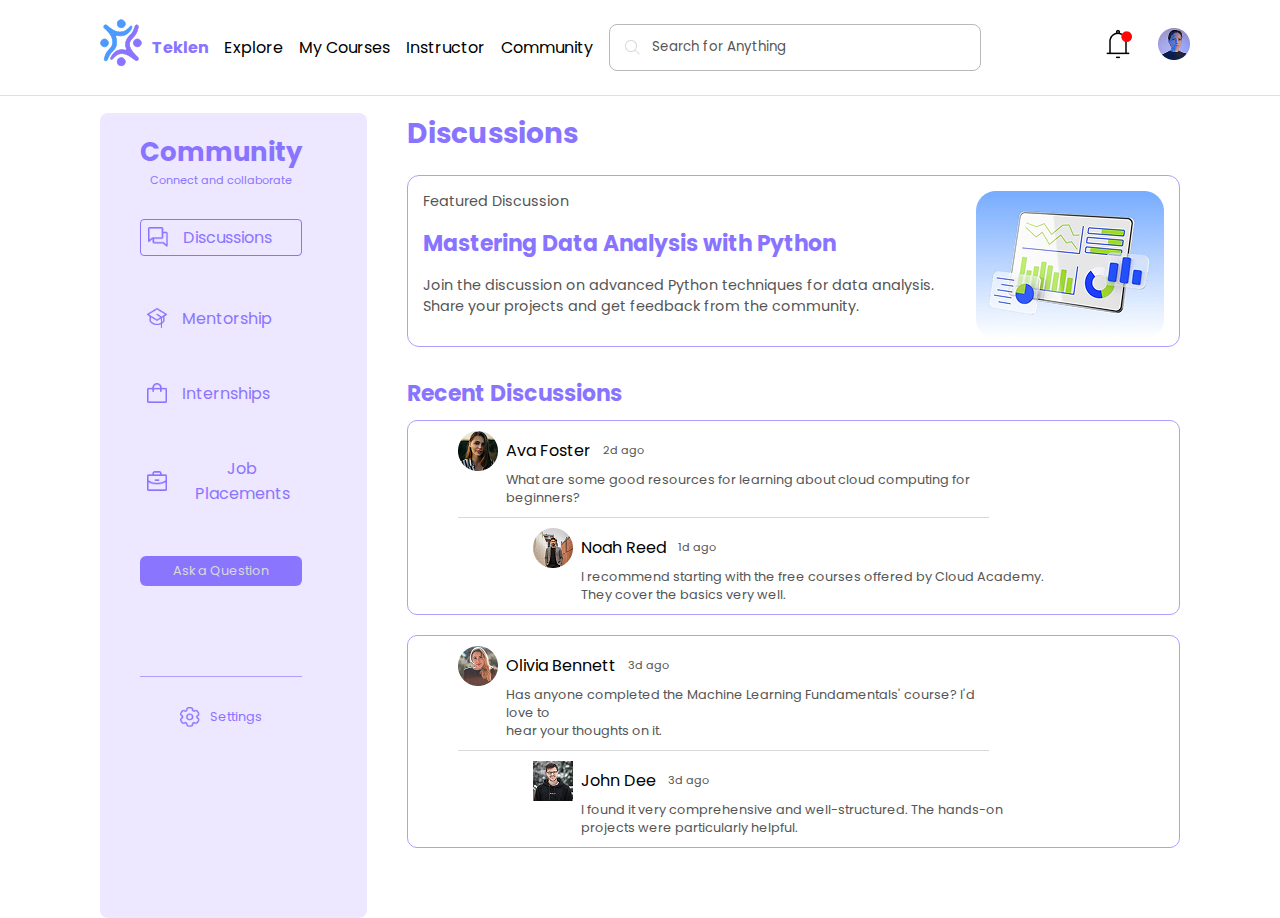
<file: Community/index.html>
<!DOCTYPE html>
<html lang="en">
<head>
  <meta charset="UTF-8">
  <meta name="viewport" content="width=device-width, initial-scale=1.0">
  <link
    href="https://fonts.googleapis.com/css2?family=Poppins:wght@400;700&display=swap"
    rel="stylesheet"
  />
  <link rel="stylesheet" href="styles.css" />
  <title>Community</title>
</head>
<body>
  <main>
    <nav class="navbar">
        <div class="lefttop">
          <a href="/Landing Page/index.html">
            <img
              class="logo"
              src="Images/logo.png"
              alt="Teklen logo"
            />
          </a>
          <a href="/Landing Page/index.html">
            <p class="teklen">Teklen</p>
          </a>

          <div class="middletopl">
            <ul class="menu">
              <li class="menuList" id="explore"><a class="menulistb" href="/Course Categories page/index.html">Explore</a></li>
              <li class="menuList" id="myCourses"> <a class="menulistb" href="/Learning Player/index.html">My Courses</a></li>
              <li class="menuList" id="instructor">Instructor</li>
              <li class="menuList" id="community"><a class="menulistb" href="/Community/index.html">Community</a></li>
          </ul>
          </div>
          <div class="middletopr">
            <img src="Images/Search Icon.png" alt="" class="search" />
            <input
              class="searchBar"
              type="search"
              placeholder="Search for Anything"
            />
          </div>
        </div>

        <div class="righttop">
          <img
            class="notification"
            src="Images/Notification icon.png"
            alt="notification-icon"
          />
          <a href="/User Dashboard/">
          <img src="Images/profile dp.png" alt="dp" class="user">
          </a>
        </div>
      </nav>


      <div class="content">
        <div class="community">
          <p class="heading">Community</p>
          <p class="connect">Connect and collaborate</p>

          <div class="titles">
            <div class="title discuss">
              <img src="Images/discussions.png" alt="discussion" class="dis">
              <p class="head disc">Discussions</p>
            </div>
            <div class="title mentor">
              <img src="Images/Mentorship.png" alt="mentorship" class="tit men">
              <p class="head ment">Mentorship</p>
            </div>
            <div class="title intern">
              <img src="Images/internships.png" alt="internship" class="tit int">
              <p class="head inte">Internships</p>
            </div>
            <div class="title job">
              <img src="Images/job placements.png" alt="placements" class="tit job">
              <p class="head jobp">Job Placements</p>
            </div>
          </div>

          <button class="ask">Ask a Question</button>

          <div class="setting">
            <img src="Images/settings.png" alt="settings" class="set">
            <p class="sett">Settings</p>
          </div>
        </div>


        <div class="discussions">
          <p class="header">Discussions</p>
          <div class="featuredis">
            <div class="text">
              <p class="featured">Featured Discussion</p>
              <p class="master">Mastering Data Analysis with Python</p>
              <p class="join">Join the discussion on advanced Python techniques for data analysis. <br> Share your projects and get feedback from the community.</analysis></p>
            </div>
            <div class="image">
              <img src="Images/Data Analysis.png" alt="data chart" class="data">
            </div>
          </div>
          <p class="recent">Recent Discussions</p>

          <div class="chat1">
            <div class="apex top1">
              <div class="person name1">
                <img src="Images/Ava Foster.png" alt="ava" class="ava">
                <p class="avaf">Ava Foster</p>
                <p class="time">2d ago</p>
              </div>
              <p class="what">What are some good resources for learning about cloud computing for beginners?</p>
            </div>
            <div class="root bot1">
              <div class="reply name2">
                <img src="Images/Noah Reed.png" alt="ava" class="ava">
                <p class="noar">Noah Reed</p>
                <p class="re time">1d ago</p>
              </div>
              <p class="irec">I recommend starting with the free courses offered by Cloud Academy. <br> They cover the basics very well.</p>
            </div>
          </div>

          <div class="chat2">
            <div class="apex top2">
              <div class="person name3">
                <img src="Images/Olivia Bennett.png" alt="olivia" class="olivia">
                <p class="olib">Olivia Bennett</p>
                <p class="time">3d ago</p>
              </div>
              <p class="what">Has anyone completed the Machine Learning Fundamentals' course? I'd love to <br> hear your thoughts on it.</p>
            </div>
            <div class="root bot2">
              <div class="reply name4">
                <img src="Images/John Doe.png" alt="john" class="john">
                <p class="johd">John Dee</p>
                <p class="re time">3d ago</p>
              </div>
              <p class="irec">I found it very comprehensive and well-structured. The hands-on<br> projects were particularly helpful.</p>
            </div>
          </div>
        </div>
      </div>



  </main>
</body>
</html>
</file>
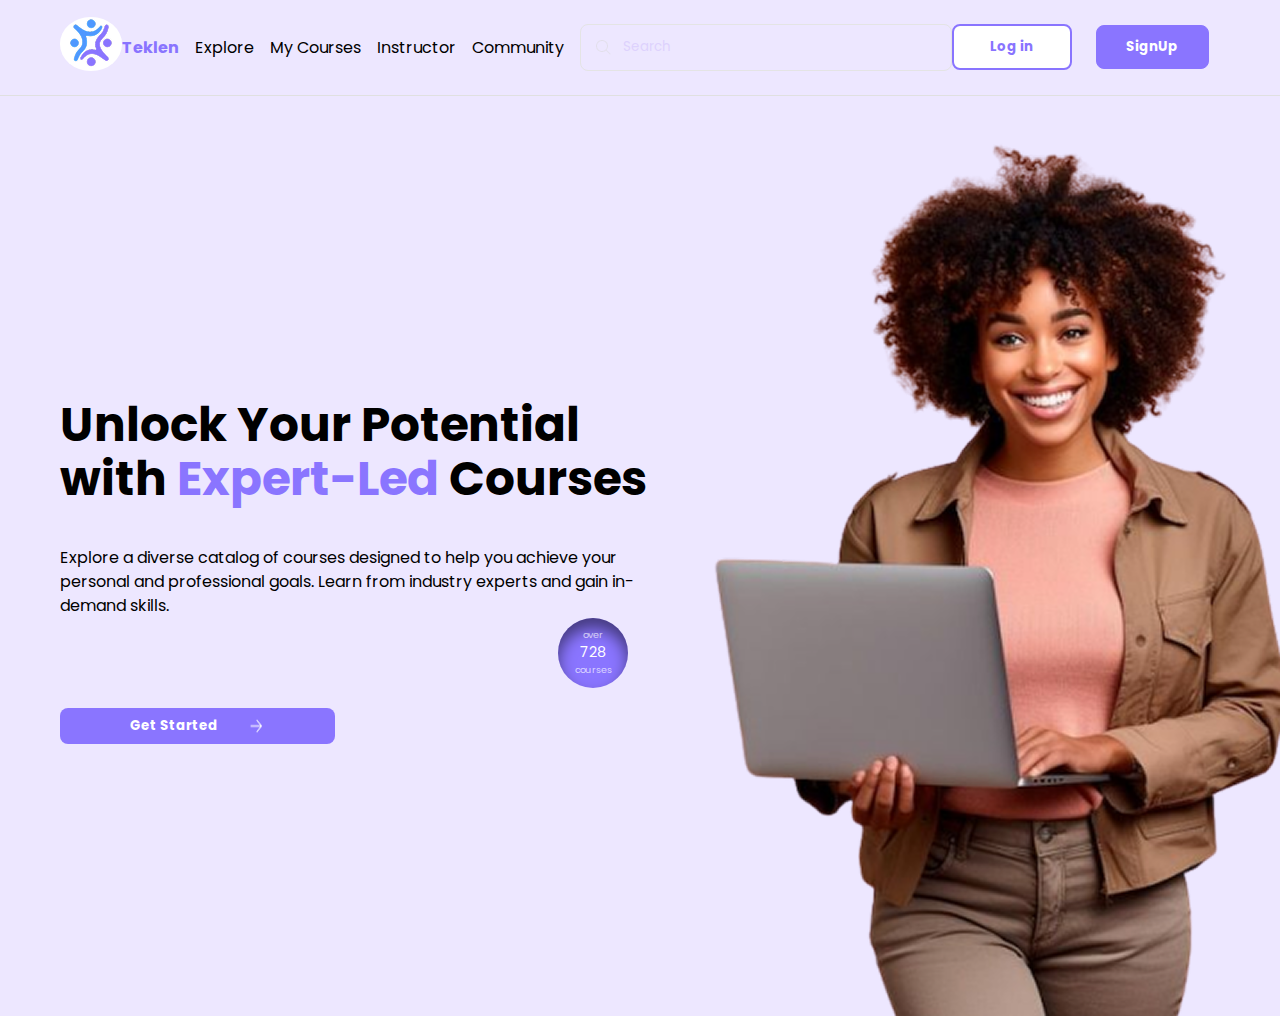
<file: Landing Page/index.html>
<!DOCTYPE html>
<html lang="en">
<head>
  <meta charset="UTF-8">
  <meta name="viewport" content="width=device-width, initial-scale=1.0">
  <title>Teklen Landing Page</title>
  <link href="https://fonts.googleapis.com/css2?family=Poppins:wght@400;700&display=swap" rel="stylesheet"/>
  <link rel="stylesheet" href="styles.css">
</head>
<body>
  <main>
    <nav class="navbar">
        <div class="lefttop">
         <a href="/Landing Page/index.html">
            <img
              class="logo"
              src="Images/logo.png"
              alt="Teklen logo"
            />
          </a>
          <a href="/Landing Page/index.html">
            <p class="teklen">Teklen</p>
          </a>
        <div class="middletopl">
          <ul class="menu">
            <li class="menuList" id="explore"><a class="menulistb" href="/Course Categories page/index.html">Explore</a></li>
            <li class="menuList" id="myCourses"> <a class="menulistb" href="/Learning Player/index.html">My Courses</a></li>
            <li class="menuList" id="instructor">Instructor</li>
            <li class="menuList" id="community"><a class="menulistb" href="/Community/index.html">Community</a></li>
          </ul>
        </div>
        <div class="middletopr">
          <img src="Images/Search Icon.png" alt="" class="search">
          <input class="searchBar" type="search" placeholder="Search" />
        </div>
        <div class="righttop">
          <button class="login">Log in</button>
          <button class="signup"><a class="signupb" href="/SignUp page/index.html">SignUp</a></button>
        </div>
      </nav>

      <div class="intro">
        <div class="text">
          <p class="unlock">
            Unlock Your Potential with
            <span class="exper">Expert-Led</span> Courses
          </p>
          <p class="explore">
            Explore a diverse catalog of courses designed to help you achieve
            your personal and professional goals. Learn from industry experts
            and gain in-demand skills.
          </p>
          <p class="over">over <br> <span class="seven">728</span> <br> courses</p>
          <a href="/Course Categories page/index.html">
            <button class="gets tops">
              <p class="get top">Get Started</p>
              <img
                class="arrow"
                src="Images/Gett started arrow.png"
                alt="right arrow"
              />
            </button>
          </a>
        </div>
        <img class="lady" src="Images/landing page img.png" alt="welcome image" />
      </div>
  </main>
</body>
</html>
</file>
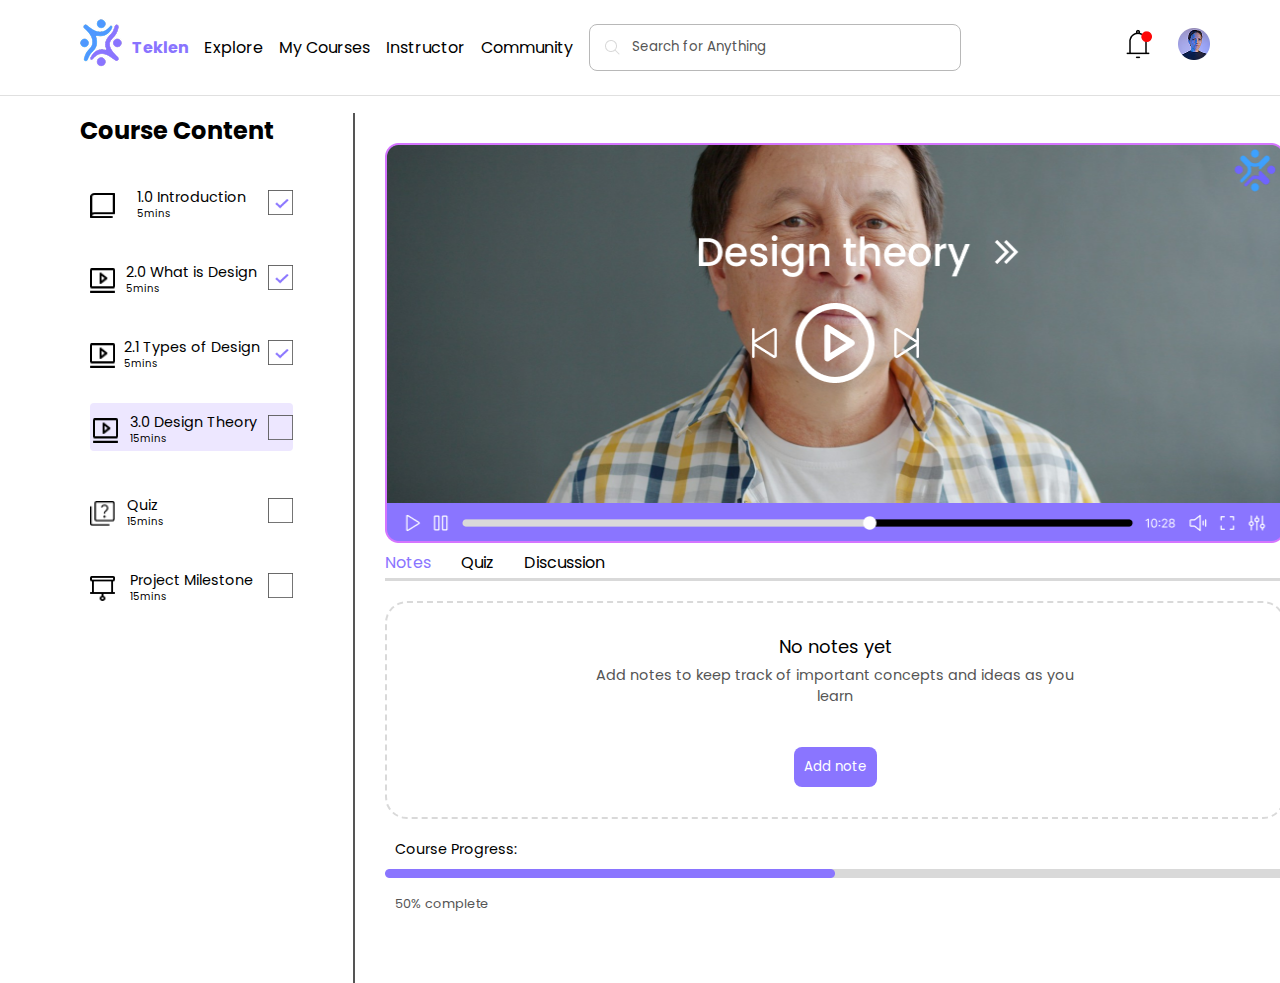
<file: Learning Player/index.html>
<!DOCTYPE html>
<html lang="en">
  <head>
    <meta charset="UTF-8" />
    <meta name="viewport" content="width=device-width, initial-scale=1.0" />
    <link
      href="https://fonts.googleapis.com/css2?family=Poppins:wght@400;700&display=swap"
      rel="stylesheet"
    />
    <link rel="stylesheet" href="styles.css" />
    <title>Learning Player</title>
  </head>
  <body>
    <main>
      <nav class="navbar">
        <div class="lefttop">
          <a href="/Landing Page/">
            <img
              class="logo"
              src="Images/logo.png"
              alt="Teklen logo"
            />
          </a>
          <a href="/Landing Page/">
            <p class="teklen">Teklen</p>
          </a>
          <div class="middletopl">
            <ul class="menu">
              <li class="menuList" id="explore"><a class="menulistb" href="/Course Categories page/">Explore</a></li>
              <li class="menuList" id="myCourses"> <a class="menulistb" href="/Learning Player/">My Courses</a></li>
              <li class="menuList" id="instructor">Instructor</li>
              <li class="menuList" id="community"><a class="menulistb" href="/Community/">Community</a></li>
          </ul>
          </div>
          <div class="middletopr">
            <img src="Images/Search Icon.png" alt="" class="search" />
            <input
              class="searchBar"
              type="search"
              placeholder="Search for Anything"
            />
          </div>
        </div>

        <div class="righttop">
          <img
            class="notification"
            src="Images/Notification icon.png"
            alt="notification-icon"
          />
          <a href="/User Dashboard/">
          <img src="Images/profile dp.png" alt="dp" class="user">
          </a>
        </div>
      </nav>

      <div class="content">
        <div class="course">
          <p class="coco">Course Content</p>
          <div class="colist">
            <ul class="lists">
              <li class="one">
                <div class="lit intro">
                  <img
                    src="Images/Introduction.png"
                    alt="frame"
                    class="icon int"
                  />
                  <p class="sup introduction">
                    1.0 Introduction <br><span class="time">5mins</span>
                  </p>
                  <!-- test -->
                   <!-- <div class="introduction">
                    <p class="intr">1.0 Introduction</p>
                    <p class="sub">5mins</p>
                   </div> -->
                  <!-- test -->
                  <img src="Images/tick with border.png" alt="tick" class="tickbox fill" />
                </div>
              </li>
              <li class="two">
                <div class="lit what">
                  <img src="Images/2,3.png" alt="player" class="icon play" />
                  <p class="sup wid">
                    2.0 What is Design <br />
                    <span class="time">5mins</span>
                  </p>
                  <img src="Images/tick with border.png" alt="tick" class="tickbox fill" />
                </div>
              </li>
              <li class="two.one">
                <div class="lit types">
                  <img src="Images/2,3.png" alt="player" class="icon play" />
                  <p class="sup tod">
                    2.1 Types of Design <br />
                    <span class="time">5mins</span>
                  </p>
                  <img src="Images/tick with border.png" alt="tick" class="tickbox fill" />
                </div>
              </li>
              <li class="three">
                <div class="lit design">
                  <img src="Images/2,3.png" alt="player" class="icon play" />
                  <p class="sup dt">
                    3.0 Design Theory <br />
                    <span class="time">15mins</span>
                  </p>
                  <img
                    src="Images/empty border.png"
                    alt="tick"
                    class="tickbox empty"
                  />
                </div>
              </li>
              <li class="four">
                <div class="quiz">
                  <img src="Images/quiz.png" alt="quix" class="icon qui" />
                  <p class="sup qu">
                    Quiz <br />
                    <span class="time">15mins</span>
                  </p>
                  <img
                    src="Images/empty border.png"
                    alt="tick"
                    class="tickbox empty"
                  />
                </div>
              </li>
              <li class="five">
                <div class="lit project">
                  <img
                    src="Images/milestone.png"
                    alt="milestone"
                    class="icon mile"
                  />
                  <p class="sup pd">
                    Project Milestone <br />
                    <span class="time">15mins</span>
                  </p>
                  <img
                    src="Images/empty border.png"
                    alt="tick"
                    class="tickbox empty"
                  />
                </div>
              </li>
            </ul>
          </div>
        </div>

        <div class="Learning">
          <img src="Images/Frame 24.png" alt="player" class="learnplay" />
          <ul class="notes">
            <li class="note">Notes</li>
            <li class="queeze">Quiz</li>
            <li class="queeze">Discussion</li>
          </ul>
          <hr />
          <div class="textarea">
            <p class="no">No notes yet</p>
            <p class="add">
              Add notes to keep track of important concepts and ideas as you <br>
              learn
            </p>
            <button class="addno">Add note</button>
          </div>
          <div class="progress">
            <p class="cp">Course Progress:</p>
            <img
              src="Images/Course Progress.png"
              alt="progress bar"
              class="cpbar"
            />
            <p class="com">50% complete</p>
          </div>
        </div>
      </div>
    </main>
  </body>
</html>
</file>
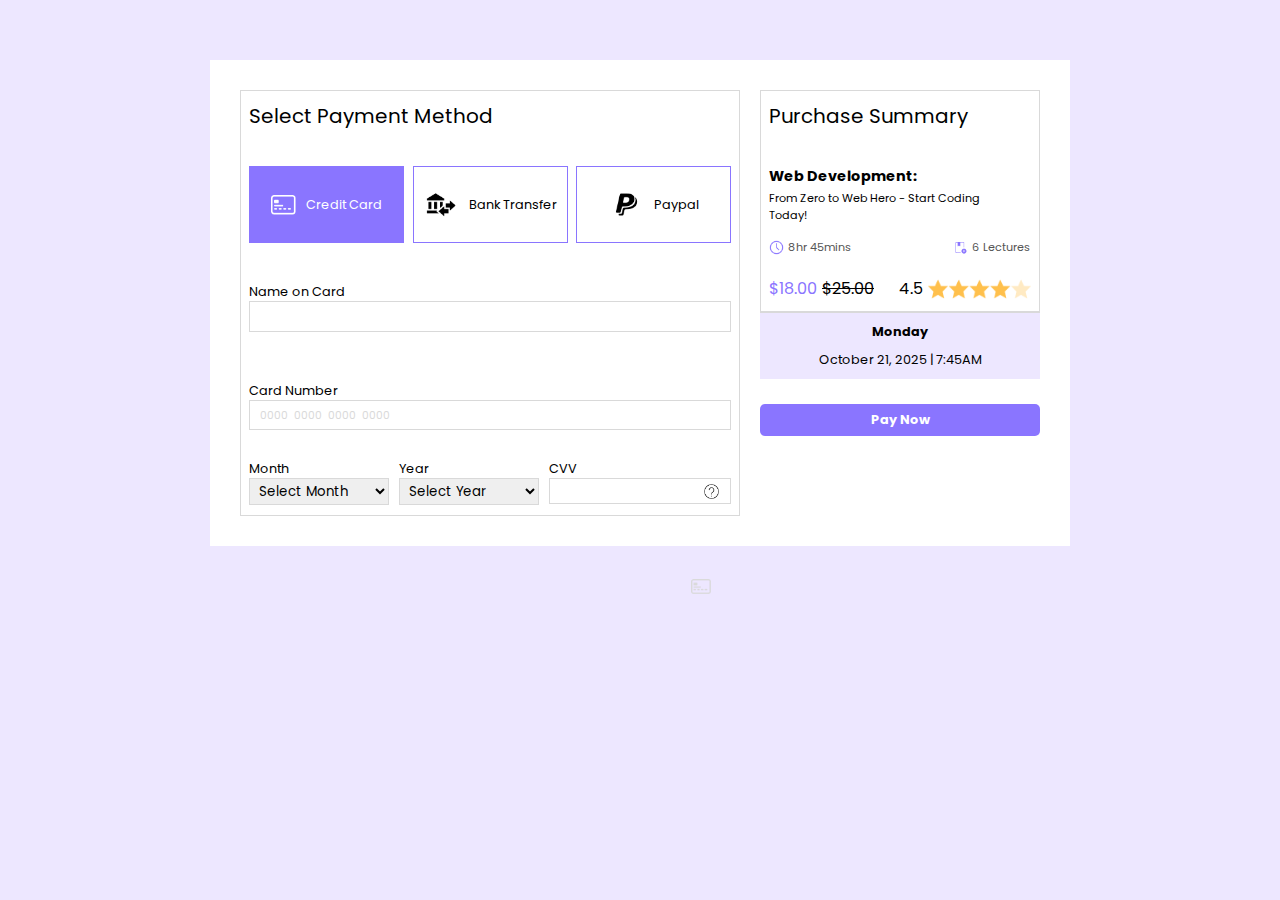
<file: Payment page/index.html>
<!DOCTYPE html>
<html lang="en">
<head>
  <meta charset="UTF-8">
  <meta name="viewport" content="width=device-width, initial-scale=1.0">
  <link
      href="https://fonts.googleapis.com/css2?family=Poppins:wght@400;700&display=swap"
      rel="stylesheet"
    />
    <link rel="stylesheet" href="styles.css" />
  <title>Payment Screen</title>
</head>
<body>
  <main>
    <div class="screen">
      <div class="select">
        <p class="sel">Select Payment Method</p>
        <div class="options">
          <div class="option credit">
            <img src="Images/Card1.png" alt="credit card" class="opt1">
            <p class="cred">Credit Card</p>
          </div>
          <div class="option bankT">
            <img src="Images/Bank Transfer.png" alt="bank icon" class="opt">
            <p class="Transfer">Bank Transfer</p>
          </div>
          <div class="option paypal">
            <img src="Images/Paypal.png" alt="paypal icon" class="opt">
            <p class="pay">Paypal</p>
          </div>
        </div>
        <div class="name">
          <p class="noc">Name on Card</p>
          <input type="text" class="inp noca">
        </div>
        <div class="cardNum">
          <p class="cardn">Card Number</p>
          <input type="text" class="inp cardnu" placeholder="0000  0000  0000  0000">
          <img src="Images/Card2.png" alt="credit card" class="ca">
        </div>
        <div class="details">
          <div class="tit month">
            <p class="mon">Month</p>
            <select class="gr" id="month">
              <option value="">Select Month</option>
              <!-- <option value="month"></option> -->
            </select>
          </div>
          <div class="years">
            <p class="tit yr">Year</p>
            <select class="gr" id="year">
              <option value="">Select Year</option>
              <!-- <option value="year"></option> -->
            </select>
          </div>
          <div class="tit cvvs">
            <p class="cv">CVV</p>
            <input type="text" class="gr cvv">
            <img src="Images/CVV.png" alt="security - icon" class="que">
          </div>
        </div>
      </div>

      <div class="purchase">
        <div class="purch">
        <p class="pur">Purchase Summary</p>
        <div class="info">
          <p class="course">Web Development:</p>
          <p class="from">From Zero to Web Hero - Start Coding <br>Today!</p>
          <div class="time"> <!--to carry flex-->
            <div class="fl duration">
              <img src="Images/time duration.png" alt="clock" class="lo clock">
              <p class="an hr">8hr 45mins</p>
            </div>
            <div class="fl lectures">
              <img src="Images/6 Lectures.png" alt="video" class="lo video">
              <p class="an lec">6 Lectures</p>
            </div>
          </div>
          <div class="price"> <!--to carry flex-->
            <div class="mon slash">
              <p class="si new">$18.00</p>
              <p class="old">$25.00</p>
            </div>
            <div class="mon rating">
              <p class="si rate">4.5</p>
              <img src="Images/rating stars.png" alt="rating stars" class="stars">
            </div>
          </div>
        </div>
        </div>
        
        <div class="date">
          <p class=" dat mond">Monday</p>
          <p class="dat oct"> October 21, 2025 | 7:45AM</p>
        </div>
        <button class="payn">Pay Now</button>
      </div>
    </div>
  </main>

  <script src="script.js"></script>
</body>
</html>
</file>
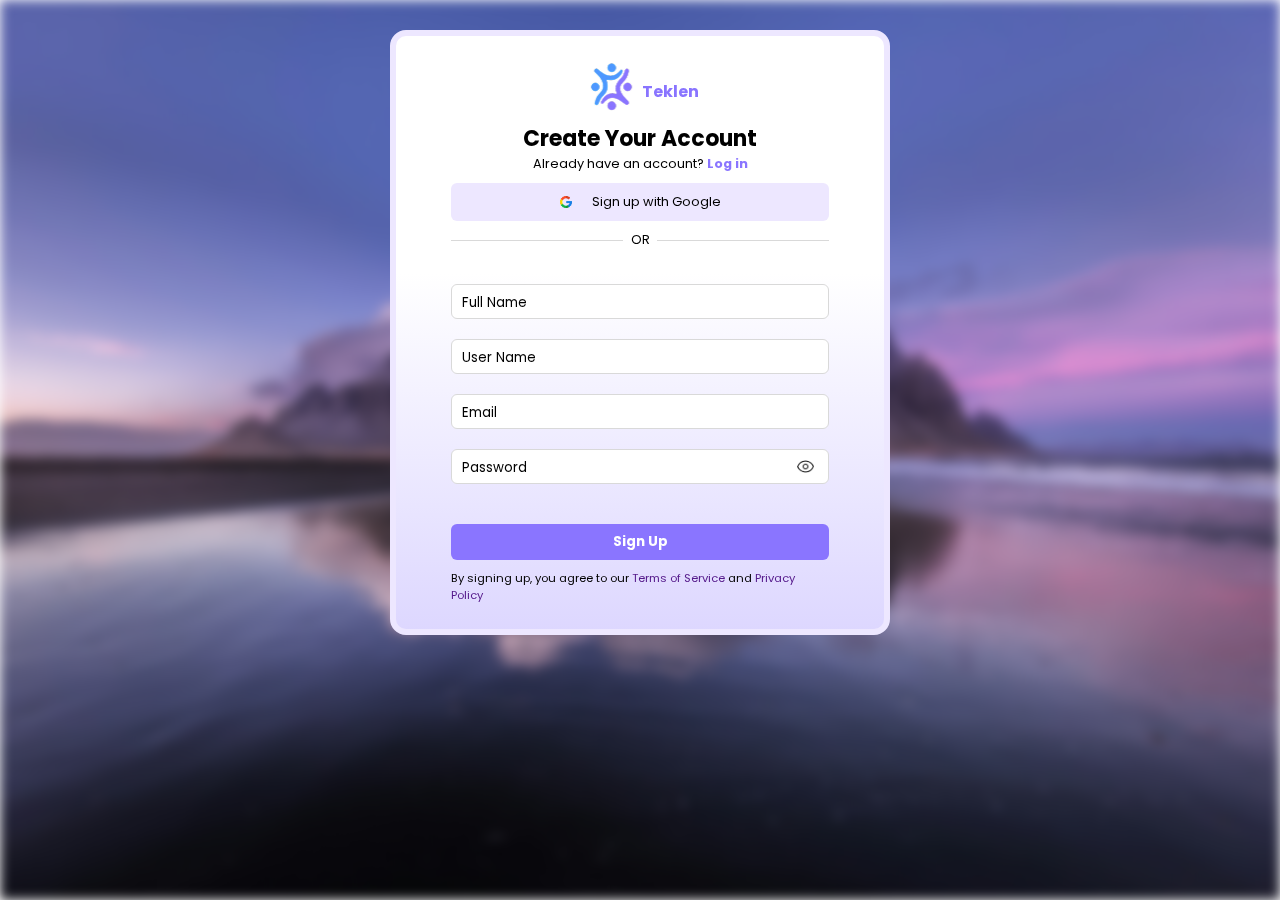
<file: SignUp page/index.html>
<!DOCTYPE html>
<html lang="en">
  <head>
    <meta charset="UTF-8" />
    <meta name="viewport" content="width=device-width, initial-scale=1.0" />
    <link
      href="https://fonts.googleapis.com/css2?family=Poppins:wght@400;700&display=swap"
      rel="stylesheet"
    />
    <link rel="stylesheet" href="styles.css" />
    <title>Sign Up Page</title>
  </head>
  <body>
    <main>
      <div class="bg"></div>
      <div class="page">
        <div class="heading">
          <a href="/Landing Page/">
            <img
              class="logo"
              src="Images/logo.png"
              alt="Teklen logo"
            />
          </a>
          <a href="/Landing Page/">
            <p class="teklen">Teklen</p>
          </a>
        </div>
        <p class="create">Create Your Account</p>
        <p class="already">
          Already have an account? <a href="" class="log">Log in</a>
        </p>
        <div class="google">
          <img src="Images/Google.png" alt="google's logo" class="goog" />
          <p class="sign">Sign up with Google</p>
        </div>
        <p class="or">OR</p>
        <form action="default" class="inputs">
          <div class="inputs">
            <input type="text" class="full" placeholder="Full Name" required />
            <input type="text" class="full" placeholder="User Name" required/>
            <input type="email" class="full" placeholder="Email" required/>
            <div class="passeye">
              <input type="password" class="full pass" placeholder="Password" required/>
              <img src="Images/Password eye.png" alt="eye" class="eye" />
            </div>
          </div>
          <button class="signup">
            <p class="signupT">Sign Up</p>
          </button>
        </form>
        <footer>
          <p class="footer">
            By signing up, you agree to our
            <a class="terms" href="">Terms of Service</a> and
            <a href="" class="terms">Privacy Policy</a>
          </p>
        </footer>
      </div>
    </main>
  </body>
</html>
</file>
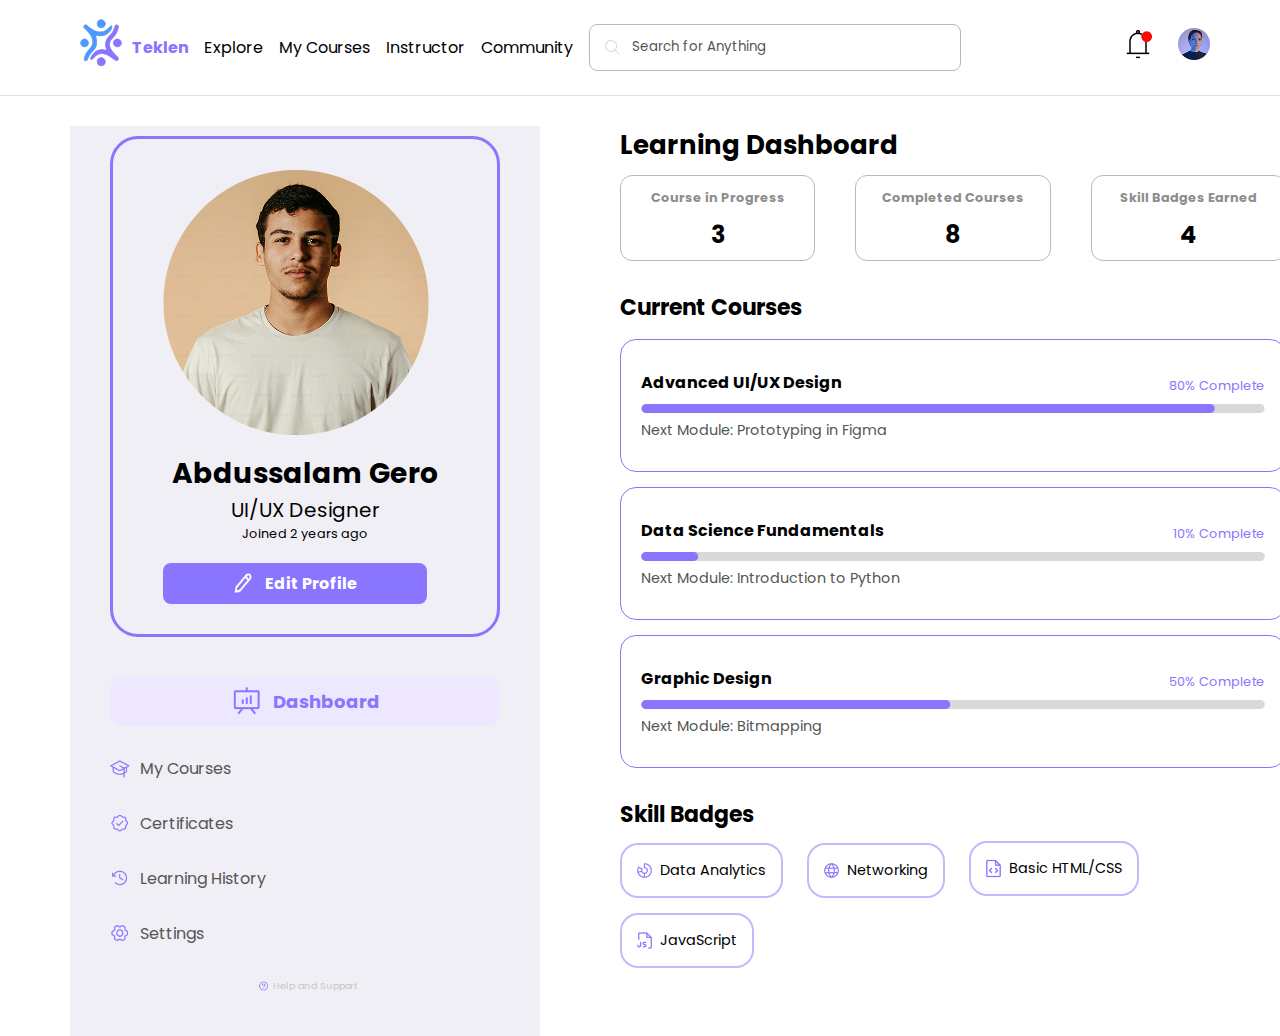
<file: User Dashboard/index.html>
<!DOCTYPE html>
<html lang="en">
<head>
  <meta charset="UTF-8">
  <meta name="viewport" content="width=device-width, initial-scale=1.0">
  <title>User Profile</title>
  <link href="https://fonts.googleapis.com/css2?family=Poppins:wght@400;700&display=swap" rel="stylesheet"/>
  <link rel="stylesheet" href="styles.css">
</head>
<body>
  <main>
    <nav class="navbar">
        <div class="lefttop">
          <a href="/Landing Page/">
            <img
              class="logo"
              src="Images/logo.png"
              alt="Teklen logo"
            />
          </a>
          <a href="/Landing Page/">
            <p class="teklen">Teklen</p>
          </a>

          <div class="middletopl">
          <ul class="menu">
            <li class="menuList" id="explore"><a class="menulistb" href="/Course Categories page/">Explore</a></li>
            <li class="menuList" id="myCourses"> <a class="menulistb" href="/Learning Player/">My Courses</a></li>
            <li class="menuList" id="instructor">Instructor</li>
            <li class="menuList" id="community"><a class="menulistb" href="/Community/">Community</a></li>
          </ul>
        </div>
        <div class="middletopr">
          <img src="Images/Search Icon.png" alt="" class="search">
          <input class="searchBar" type="search" placeholder="Search for Anything" />
        </div>
        </div>
        
        <div class="righttop">
          <img class="notification" src="Images/Notification icon.png" alt="notification-icon">
          <a href="/User Dashboard/">
          <img src="Images/profile dp.png" alt="dp" class="user">
          </a>
        </div>
      </nav>

      <div class="dashboard">
        <div class="profile">
          <div class="card">
            <img src="Images/main profile dp.png" alt="profile dp" class="dp">
            <p class="name">Abdussalam Gero</p>
            <p class="role">UI/UX Designer</p>
            <p class="years">Joined 2 years ago</p>
            <button class="editProfile">
              <img src="Images/Edit Profile icon.png" alt="pencil" class="pencil">
              <p class="edit">Edit Profile</p>
            </button>
          </div>
          <button class="dash">
            <img src="Images/Dashboard icon.png" alt="dashboard-icon" class="board">
            <p class="dashb">Dashboard</p>
          </button>
          <div class="list myC">
            <img src="Images/My course.png" alt="cap-icon" class="icon cap">
            <P class="title myCo">My Courses</P>
          </div>
          <div class="list certificate">
            <img src="Images/Certificates.png" alt="certificate-icon" class="icon cert">
            <P class="title certs">Certificates</P>
          </div>
          <div class="list learnHis">
            <img src="Images/Learning History.png" alt="history-icon" class="icon history">
            <P class="title learn">Learning History</P>
          </div>
          <div class="list settings">
            <img src="Images/Settings.png" alt="settings-icon" class="icon set">
            <P class="title setting">Settings</P>
          </div>
          <div class="footer">
            <img src="Images/Help and Support.png" alt="help-icon" class="help">
            <p class="helpS">Help and Support</p>
          </div>
        </div>

        <div class="learning">
          <p class="heading">Learning Dashboard</p>
          <div class="progress">
            <div class="box cip">
              <p class="tag">Course in Progress</p>
              <p class="number">3</p>
            </div>
            <div class="box cc">
              <p class="tag">Completed Courses</p>
              <p class="number">8</p>
            </div>
            <div class="box sbe">
              <p class="tag">Skill Badges Earned</p>
              <p class="number">4</p>
            </div>
          </div>
          <p class="current">Current Courses</p>
          <div class="pro advanced">
            <div class="top">
              <p class="head">Advanced UI/UX Design</p>
              <p class="percent">80% Complete</p>
            </div>
            <img src="Images/Advanced UIUX Design.png" alt="UIUX-progress" class="ad">
            <p class="next">Next Module: Prototyping in Figma</p>
          </div>
          <div class="pro dataS">
            <div class="top">
              <p class="head">Data Science Fundamentals</p>
              <p class="percent">10% Complete</p>
            </div>
            <img src="Images/Data science Fundamentals.png" alt="DataScience-progress" class="dat">
            <p class="next">Next Module: Introduction to Python</p>
          </div>
          <div class="pro graphics">
            <div class="top">
              <p class="head">Graphic Design</p>
              <p class="percent">50% Complete</p>
            </div>
            <img src="Images/Graphic Design.png" alt="Graphic-progress" class="gra">
            <p class="next">Next Module: Bitmapping</p>
          </div>
          <div class="skill">
            <p class="sk">Skill Badges</p>
            <div class="badges">
              <img src="Images/Data Analytics.png" alt="Analytics-icon" class="da">
              <p class="anchor">Data Analytics</p>
            </div>
            <div class="badges">
              <img src="Images/Networking.png" alt="Network-icon" class="net">
              <p class="anchor">Networking</p>
            </div>
            <div class="badges">
              <img src="Images/Basic HTMLCSS.png" alt="Html-icon" class="ht">
              <p class="anchor">Basic HTML/CSS</p>
            </div>
            <div class="badges">
              <img src="Images/JavaScript.png" alt="JavaScript-icon" class="js">
              <p class="anchor">JavaScript</p>
            </div>
          </div>
        </div>
      </div>
  </main>
</body>
</html>
</file>
<file: Community/styles.css>
@import url("https://fonts.googleapis.com/css2?family=Poppins:wght@400;700&display=swap");
* {
  margin: 0;
  padding: 0;
  box-sizing: border-box;
  font-family: "poppins";
}
li {
  list-style: none;
  cursor: pointer;
}
li:hover {
  text-decoration: underline;
}

/* NAVBAR */
.navbar {
  display: flex;
  justify-content: space-between;
  margin: 17px 0;
  padding: 0 90px;
  align-items: center;
  padding-bottom: 17px;
  border-bottom: 1px solid rgb(224, 224, 224);
}
.lefttop {
  display: flex;
  align-items: center;
}
.logo {
  height: 53.74px;
  width: 61.63px;
  /* border: 1px solid #fff; */
  border-radius: 50%;
  background: #fff;
}
.teklen {
  color: #8974ff;
  font-weight: bold;
  margin-right: 15px;
}

.menu {
  display: flex;
}
.menuList {
  margin-right: 16px;
}
.menulistb{
  color: #000;
}
.signupb{
  color: #fff;
}
a:link{
  color:none;
}
a{
  text-decoration: none;
}

.middletopr {
  display: flex;
  align-items: center;
  border: 1px solid rgb(184, 184, 184);
  padding: 10px;
  border-radius: 8px;
}
.search {
  opacity: 10.5;
}
::placeholder {
  color: #555555;
}
.searchBar {
  width: 318px;
  height: 25px;
  margin-left: 8px;
  border: none;
  outline: none;
}
.user {
  margin-left: 20px;
}
.user:hover {
  cursor: pointer;
  height: 2.2em;
  width: 2.2em;
}
.notification:hover {
  cursor: pointer;
  height: 2.2em;
  width: 2.2em;
}


.content{
  padding: 0 100px;
  display: grid;
  grid-template-columns: 1fr 3fr;
  column-gap: 40px;
}

.community{
  background: #EDE7FF;
  border-radius: 8px;
  padding: 20px 65px 20px 40px;
  text-align: center;
}
.heading{
  font-size: 26px;
  font-weight: bold;
  color: #8974ff;
}
.connect{
  color: #8A75FF;
  font-size: 0.7em;
}

.titles{
  margin: 30px 0 50px 0;
}
.title{
  display: flex;
  align-items: center;
  margin-bottom: 50px;
  /* justify-content: center; */
}
.discuss{
  border: 1px solid #8974ff;
  border-radius: 4px;
  padding: 5px 0 5px 7px;
}
.tit{
  width: 20px;
  height: 20px;
  margin-right: 15px;
  margin-left: 7px;
}
.dis{
  width: 20px;
  height: 20px;
  margin-right: 15px;
}
.head{
  color: #8A75FF;
}
.head:hover{
  cursor: pointer;
  color: #585279;
}
.disc:hover{
  cursor: pointer;
  color: #8A75FF;
}

.ask{
  background: #8A75FF;
  color: #d9d9d9;
  width: 100%;
  border: none;
  font-size: 0.8em;
  padding: 6px 0;
  border-radius: 6px;
}
.ask:hover{
  cursor: pointer;
  background: #585279;
  color: #fff;
}
.setting{
  margin-top: 90px;
  display: flex;
  align-items: center;
  justify-content: center;
  border-top: 1px solid #AF9EFE;
  padding-top: 30px;
}
.set{
  width: 20px;
  height: 20px;
  margin-right: 10px;
}
.sett{
  color: #8A75FF;
  font-size: 0.8em;
}
.sett:hover{
  cursor: pointer;
  color: #585279;
}


.discussions{
  margin-bottom: 50px;
}
.header{
  font-size: 28px;
  color: #8974ff;
  font-weight: bold;
  margin-bottom: 20px;
}
.featuredis{
  border: 1px solid #AF9EFE;
  border-radius: 12px;
  display: flex;
  /* align-items: center; */
  justify-content: space-between;
  padding: 15px 15px 0 15px;
}
.featured{
  font-size: 0.9em;
  color: #555555;
}
.master{
  font-size: 22px;
  color: #8974ff;
  font-weight: bold;
  margin: 15px 0;
}
.join{
  font-size: 0.9em;
  color: #555555;
}
/* .data{
  height: 130px;
  width: auto;
} */

.recent{
  margin-top: 30px;
  font-size: 22px;
  color: #8974ff;
  font-weight: bold;
}

.chat1{
  margin: 10px 0;
  border: 1px solid #AF9EFE;
  padding: 10px 0;
  border-radius: 10px;
}
.apex{
  margin: 0 190px 10px 50px;
  border-bottom: 1px solid #d9d9d9;
  padding-bottom: 10px;
}
.root{
  padding-left: 125px;
}
.person{
  display: flex;
  align-items: center;
}
.avaf{
  margin: 0 12px 0 8px;
  font-size: 16px;
}
.time{
  font-size: 0.7em;
  color: #555555;
}
.what{
  color: #555555;
  font-size: 0.8em;
  padding-left: 48px;
}

.reply{
  display: flex;
}
.noar{
  align-self: center;
  margin: 0 12px 0 8px;
  font-size: 16px;
}
.re{
  align-self: center;
}
.irec{
  color: #555555;
  font-size: 0.8em;
  padding-left: 48px;
}

.chat2{
  margin: 20px 0;
  border: 1px solid #AF9EFE;
  padding: 10px 0;
  border-radius: 10px;
}
.olib{
  margin: 0 12px 0 8px;
  font-size: 16px;
}
.johd{
  align-self: center;
  margin: 0 12px 0 8px;
  font-size: 16px;
}
</file>
<file: Landing Page/styles.css>
@import url('https://fonts.googleapis.com/css2?family=Poppins:wght@400;700&display=swap');
*{
  margin: 0;
  padding: 0;
  box-sizing: border-box;
  font-family: 'poppins';
}
body{
  background: #EDE7FF;
}
li{
  list-style: none;
  cursor: pointer;
}
li:hover{
  text-decoration: underline;
}
a{
  text-decoration: none;
}
a:link{
  color:none;
}

/* NAVBAR */
.navbar{
  display: flex;
  justify-content: space-between;
  margin: 17px 0;
  padding: 0 60px;
  align-items: center;
  padding-bottom: 17px;
  border-bottom: 1px solid rgb(224, 224, 224);
}
.lefttop{
  display: flex;
  align-items: center;
}
.logo{
  height: 53.74px;
  width: 61.63px;
  /* border: 1px solid #fff; */
  border-radius: 50%;
  background: #fff;
}
.teklen{
 color: #8974FF;
 font-weight: bold;
 margin-right: 16px;
}

.menu{
  display: flex;
}
.menuList{
  margin-right: 16px;
}
.menulistb{
  color: #000;
}

.middletopr{
  display: flex;
  align-items: center;
  border: 1px solid rgb(228, 228, 228);
  padding: 10px;
  border-radius: 8px;
}
.search{
  opacity: 0.5;
}
::placeholder{
  color: #ddd2fd;
}
.searchBar{
  width: 318px;
  height: 25px;
  margin-left: 8px;
  border: none;
  outline: none;
  background: #EDE7FF;
}

.login{
  padding: 11px 36.5px;
  margin-right: 20px;
  border: 2px solid #8974FF;
  border-radius: 8px;
  background: #fff;
  color: #8974FF;
  font-weight: bold;
  cursor: pointer;
}
.login:hover{
  background: #585279;
  color: #fff;
  border: 2px solid #585279;
}
.signup{
  padding: 11px 29.5px;
  border-radius: 8px;
  background: #8A75FF;
  border: 1px solid #8A75FF;
  font-weight: bold;
  cursor: pointer;
}
.signupb{
  color: #fff;
}
.signup:hover{
  background: #585279;
  color: #fff;
  border: 1px solid #585279;
}




/* INTRODUCTION */
div.intro{
  display: grid;
  grid-template-columns: 1fr 1fr;
  margin-top: 30px;
  background: #EDE7FF;
  padding: 0 60px;
}

.lady{
  position: relative;
  right: 10%;
}

.text{
  margin: auto 0;
  position: relative;
}
.unlock{
  font-size: 47px;
  line-height: 1.15em;
  width: 600px;
  font-weight: bold;
}
.exper{
  color: #8A75FF;
}
.explore{
  width: 580px;
  margin-top: 40px;
  line-height: 1.5em;
}
.over{
  border-radius: 50%;
  background: #8A75FF;
  padding: 10px;
  color: #ffffffb0;
  font-size: 0.6em;
  text-align: center;
  width: 70px;
  height: 70px;
  position: relative;
  left: 83%;
  box-shadow: inset 0 10px 15px rgba(0, 0, 0, 0.5);
}
.seven{
  font-size: 1.5em;
  color: #fff;
}

.gets{
  display: flex;
  justify-content: space-between;
  background: #8A75FF;
  color: #fff;
  border: none;
  padding: 8px 70px;
  border-radius: 8px;
  margin-top: 20px;
}
.gets:hover{
  cursor: pointer;
  background: #585279;
}
.get{
  margin-right: 30px;
  font-weight: bold;
}
</file>
<file: Learning Player/styles.css>
@import url("https://fonts.googleapis.com/css2?family=Poppins:wght@400;700&display=swap");
* {
  margin: 0;
  padding: 0;
  box-sizing: border-box;
  font-family: "poppins";
}
li {
  list-style: none;
  cursor: pointer;
}
li:hover {
  text-decoration: underline;
}

/* NAVBAR */
.navbar {
  display: flex;
  justify-content: space-between;
  margin: 17px 0;
  padding: 0 70px;
  align-items: center;
  padding-bottom: 17px;
  border-bottom: 1px solid rgb(224, 224, 224);
}
.lefttop {
  display: flex;
  align-items: center;
}
.logo {
  height: 53.74px;
  width: 61.63px;
  /* border: 1px solid #fff; */
  border-radius: 50%;
  background: #fff;
}
.teklen {
  color: #8974ff;
  font-weight: bold;
  margin-right: 15px;
}

.menu {
  display: flex;
}
.menuList {
  margin-right: 16px;
}
.menulistb{
  color: #000;
}
.signupb{
  color: #fff;
}
a:link{
  color:none;
}
a{
  text-decoration: none;
}

.middletopr {
  display: flex;
  align-items: center;
  border: 1px solid rgb(184, 184, 184);
  padding: 10px;
  border-radius: 8px;
}
.search {
  opacity: 10.5;
}
::placeholder {
  color: #555555;
}
.searchBar {
  width: 318px;
  height: 25px;
  margin-left: 8px;
  border: none;
  outline: none;
}
.user {
  margin-left: 20px;
}
.user:hover {
  cursor: pointer;
  height: 2.2em;
  width: 2.2em;
}
.notification:hover {
  cursor: pointer;
  height: 2.2em;
  width: 2.2em;
}

.content {
  padding: 0 80px;
  display: grid;
  grid-template-columns: 275px 900px;
  column-gap: 30px;
}
.course {
  border-right: 2px solid #555555;
}
.coco {
  font-weight: bold;
  font-size: 24px;
  margin-bottom: 30px;
}
.colist {
  padding: 0 60px 0 10px;
}

.lit{
  display: flex;
  align-items: center;
  justify-content: space-between;
  margin-bottom: 35px;
  position: relative;
}
.quiz{
  display: flex;
  align-items: center;
  /* justify-content: space-between; */
  margin-bottom: 35px;
}
.icon{
  width: 25px;
  height: 25px;
  margin-top: 15px;
}
.sup{
  position: relative;
  font-size: 0.9em;
}
.time{
  position: absolute;
  top: 90%;
  font-size: 0.7em;
}
.tickbox{
  width: 25px;
  height: 25px;
  margin-top: 10px;
}
.qu{
  margin: 0 110px 0 12px;
}
.design{
  background: #ede7ff;
  padding: 0 0 8px 3px;
  border-radius: 4px;
}


.Learning{
  margin: 30px 0 70px 0;
}

.learnplay {
  width: 100%;
  height: 400px;
  /* margin: 30px 0; */
}
.learnplay:hover {
  cursor: pointer;
}
.notes{
  display: flex;
  align-items: center;
  margin-bottom: 3px;
}
.note{
  color: #8a75ff;
}
.queeze{
  margin-left: 30px;
}
hr{
  border: none;
  height: 3px;
  background-color: #d9d9d9;
}
.textarea{
  border: 2px dashed #d9d9d9;
  margin: 20px 0;
  text-align: center;
  padding: 30px 0;
  border-radius: 22px;
}
.no{
  font-size: 18px;
  margin-bottom: 5px;
}
.add{
  font-size: 0.9em;
  color: #555555;
  margin-bottom: 40px;
}
.addno{
  color: #fff;
  background: #8a75ff;
  border: none;
  padding: 10px;
  border-radius: 8px;
}
.addno:hover{
  cursor: pointer;
  background: #585279;
}
.progress{
  margin-top: 5px;
}
.cp{
  font-size: 0.9em;
  padding-left: 10px;
}
.cpbar {
  width: 100%;
}
.com{
  padding: 10px 0 0 10px;
  font-size: 0.8em;
  color: #555555;
}
</file>
<file: Payment page/styles.css>
@import url('https://fonts.googleapis.com/css2?family=Poppins:wght@400;700&display=swap');
*{
  margin: 0;
  padding: 0;
  box-sizing: border-box;
  font-family: 'poppins';
}
body{
  background: #EDE7FF;
}
.screen{
  margin: 60px auto;
  width: 860px;
  background: #fff;
  padding: 30px;
  display: grid;
  grid-template-columns: 500px 280px;
  column-gap: 20px;
}
.select{
  border: 1px solid #d9d9d9;
  padding: 10px 8px;
}
.sel{
  font-size: 20px;
  margin-bottom: 35px;
}
.options{
  display: flex;
  align-items: center;
  justify-content: space-between;
  margin-bottom: 40px;
  /* width: auto; */
}
.option{
  border: 1px solid #8A75FF;
  padding: 20px 5px;
  display: flex;
  align-items: center;
  justify-content: center;
  font-size: 0.8em;
  width: 155px;
}
.option:hover{
  cursor: pointer;
}
.opt1{
  width: 25px;
  height: 20px;
  margin-right: 10px;
}
.opt{
  width: 35px;
  height: 35px;
  margin-right: 10px;
  /* color: #fff; */
}
.credit{
  background: #8A75FF;
  color: #fff;
  padding: 28px 0 27px 0;
}

.noc{
  font-size: 0.8em;
}
.noca{
  padding-left: 10px;
}
.inp{
  width: 100%;
  border: 1px solid #d9d9d9;
  height: 2.3em;
}
.cardNum{
  margin-top: 50px;
}
.cardn{
  font-size: 0.8em;
}
.cardnu{
  padding-left: 10px;
  position: relative;
}
.ca{
  /* background: red; */
  width: 20px;
  height: 15px;
  position: absolute;
  left: 54%;
  bottom: 34%;
  color: #d9d9d9;
}
::placeholder{
  font-size: 0.8em;
  color: #d9d9d9;
}
.details{
  display: grid;
  grid-template-columns: 1fr 1fr 1fr;
  column-gap: 10px;
  margin-top: 30px;
}
.tit{
  font-size: 0.8em;
}
.cvv{
  position: relative;
}
.que{
  position: absolute;
  left: 55%;
  width: 15px;
  height: 15px;
  align-self: center;
}
.que:hover{
  cursor: pointer;
}
.gr{
  border: 1px solid #d9d9d9;
  padding: 2px 5px;
  width: 140px;
}
.cvv{
 padding-right: 170px;
 padding-left: 10px;
}



.purch{
  border: 1px solid #d9d9d9;
  padding: 10px 8px;
}
.pur{
  font-size: 20px;
  margin-bottom: 35px;
}
.course{
  font-weight: bold;
  font-size: 0.9em;
  margin-bottom: 3px;
}
.from{
  font-size: 0.7em;
}
.time{
  display: flex;
  justify-content: space-between;
  align-items: center;
  margin-top: 15px;
}
.fl{
  display: flex;
  align-items: center;
}
.lo{
  width: 15px;
  height: 15px;
  margin-right: 4px;
  color: #8A75FF;
}
.an{
  font-size: 0.7em;
  color: #555555;
}

.price{
  display: flex;
  align-items: center;
  justify-content: space-between;
  margin-top: 20px;
}
.si{
  margin-right: 5px;
}
.mon{
  display: flex;
  align-items: center;
  justify-content: space-between;
}
.new{
  color: #8A75FF;
}
.old{
  text-decoration: line-through;
}
.stars{
  height: 20px;
}

.date{
  border-top: 1px solid #d9d9d9;
  background: #EDE7FF;
  text-align: center;
  padding: 10px 0;
}
.dat{
  font-size: 0.8em;
}
.mond{
  font-weight: bold;
  margin-bottom: 10px;
}
.payn{
  margin-top: 25px;
  width: 100%;
  padding: 7px 0;
  font-size: 0.8em;
  font-weight: bold;
  color: #fff;
  background: #8A75FF;
  border: none;
  border-radius: 5px;
}
.payn:hover{
  cursor: pointer;
  background: #585279;
}
</file>
<file: SignUp page/styles.css>
@import url('https://fonts.googleapis.com/css2?family=Poppins:wght@400;700&display=swap');
*{
  margin: 0;
  padding: 0;
  box-sizing: border-box;
  font-family: 'poppins';
}

 .bg{
  background-image: url('Images/background.png'); 
  height: 100%;
  background-position: center;
  background-size: cover;
  filter: blur(6px);
  position: fixed;
  width: 100%;
  top: 0;
  left: 0;
  z-index: -1;
}

.page{
  margin: 30px auto;
  width: 500px;
 background-image: linear-gradient(to bottom, #ffffff 40%, #8974ff 250%);
  padding: 25px 55px;
  border-radius: 16px;
  border: 6px solid #EDE7FF;
  text-align: center;
  z-index: 1;
}
.heading{
  display: flex;
  align-items: center;
  justify-content: center;
}
.logo{
  height: 53.74px;
  width: 61.63px;
}
.teklen{
 color: #8974FF;
 font-weight: bold;
}
a:link{
  color:none;
}
a{
  text-decoration: none;
}

.create{
  font-size: 22px;
  font-weight: bold;
}
.already{
  font-size: 0.8em;
  margin-bottom: 10px;
}
.log{
  color: #8A75FF;
  font-weight: bold;
  text-decoration: none;
}
.log:hover{
  cursor: pointer;
  color: #585279;
  text-decoration: underline;
}

.google{
  display: flex;
  border-radius: 6px;
  background: #EDE7FF;
  align-items: center;
  justify-content: center;
  padding: 10px 0;
}
.google:hover{
  cursor: pointer;
  background: #585279;
  color: #fff;
}
.goog{
  width: 12px;
  height: 12px;
  margin-right: 20px;
}
.sign{
  font-size: 0.8em;
}

.or{
position: relative;
/* max-width: 400px; */
margin-top: 10px;
font-size: 0.8em;
}

.or:before{
content: "";
display: block;
width: 172px;
height: 0.1px;
background: #D9D9D9;
position: absolute;
left: 0;
top: 50%;
/* z-index: -2; */
}

.or:after{
content: "";
display: block;
width: 172px;
height: 0.1px;
background: #D9D9D9;
position: absolute;
right: 0;
top: 50%;
/* z-index: -2; */
}

.inputs{
  margin-top: 35px;
}
.full{
  width: 100%;
  margin-bottom: 20px;
  padding: 8px 0 5px 10px;
  border: 1px solid #D9D9D9;
  border-radius: 6px;
}
::placeholder{
  color: #000;
  /* font-size: 0.9em; */
  /* justify-content: center; */
}

.passeye{
  display: flex;
  position: relative;
}
.eye{
  height: 13px;
  width: 17px;
  position: absolute;
  top: 20%;
  right: 4%;
}
.eye:hover{
  cursor: pointer;
}

.signup{
  margin-top: 20px;
  width: 100%;
  padding: 8px 0;
  background: #8A75FF;
  border: none;
  border-radius: 6px;
}
.signup:hover{
  background: #585279;
}
.signupT{
  color: #fff;
  font-weight: bold;
}

.footer{
  font-size: 0.71em;
  text-align: start;
  margin-top: 10px;
}
.terms{
  text-decoration: none;
  /* color: #8A75FF; */
}
.terms:hover{
  cursor: pointer;
  color: #ee1111;
  text-decoration: underline;
}
</file>
<file: User Dashboard/styles.css>
@import url('https://fonts.googleapis.com/css2?family=Poppins:wght@400;700&display=swap');
*{
  margin: 0;
  padding: 0;
  box-sizing: border-box;
  font-family: 'poppins';
}
li{
  list-style: none;
  cursor: pointer;
}
li:hover{
  text-decoration: underline;
}

/* NAVBAR */
.navbar{
  display: flex;
  justify-content: space-between;
  margin: 17px 0;
  padding: 0 70px;
  align-items: center;
  padding-bottom: 17px;
  border-bottom: 1px solid rgb(224, 224, 224);
}
.lefttop{
  display: flex;
  align-items: center;
}
.logo{
  height: 53.74px;
  width: 61.63px;
  /* border: 1px solid #fff; */
  border-radius: 50%;
  background: #fff;
}
.teklen{
 color: #8974FF;
 font-weight: bold;
 margin-right: 15px;
}

.menu{
  display: flex;
}
.menuList{
  margin-right: 16px;
}
.menulistb{
  color: #000;
}
.signupb{
  color: #fff;
}
a:link{
  color:none;
}
a{
  text-decoration: none;
}

.middletopr{
  display: flex;
  align-items: center;
  border: 1px solid rgb(184, 184, 184);
  padding: 10px;
  border-radius: 8px;
}
.search{
  opacity: 10.5;
}
::placeholder{
  color: #555555;
}
.searchBar{
  width: 318px;
  height: 25px;
  margin-left: 8px;
  border: none;
  outline: none;
}
.user{
  margin-left: 20px;
}
.user:hover{
  cursor: pointer;
  height: 2.2em;
  width: 2.2em;
}
.notification:hover{
  cursor: pointer;
  height: 2.2em;
  width: 2.2em;
}



/* DASHBOARD */
.dashboard{
  display: grid;
  grid-template-columns: 1fr 3fr;
  column-gap: 80px;
  padding: 0 70px;
  margin-top: 30px;
}
.profile{
  background: #F0EFF6;
  padding: 10px 40px;
}
.card{
  padding: 30px 50px;
  border: 3px solid #8A75FF;
  border-radius: 28px;
}
.name{
  font-size: 28px;
  font-weight: bold;
  text-align: center;
  margin-top: 10px;
}
.role{
  text-align: center;
  font-size: 20px;
}
.years{
  font-size: 0.8em;
  text-align: center;
}

.editProfile{
  display: flex;
  justify-content: center;
  align-items: center;
  background: #8A75FF;
  color: #fff;
  border: none;
  padding: 8px 70px;
  border-radius: 8px;
  margin-top: 20px;
}
.editProfile:hover{
  cursor: pointer;
  background: #585279;
}
.pencil{
  height: 20px;
  width: 20px;
  margin-right: 12px;
}
.edit{
  font-size: 16px;
  font-weight: bold;
}

.dash{
  display: flex;
  justify-content: center;
  align-items: center;
  margin-top: 40px;
  background: #EDE7FF;
  border: none;
  padding: 8px 120px;
  border-radius:12px;
}
.dash:hover{
  cursor: pointer;
  background: #585279;
}
.dashb{
  margin-left: 10px;
  font-size: 18px;
  font-weight: bold;
  color: #8A75FF;
}

.list{
  margin-top: 30px;
  display: flex;
  align-items: center;
}
.list:hover{
  cursor: pointer;
}
.title{
  color: #555555;
}
.title:hover{
  color: #8A75FF;
}
.icon{
  margin-right: 10px;
  width: 20px;
  height: 20px;
}

.footer{
  display: flex;
  justify-content: center;
  align-items: center;
  margin: 30px 0;
}
.footer:hover{
  cursor: pointer;
  font-size: 1.4em;
  color: #8A75FF;
}
.help{
  height: 20px;
  width: 20px;
  color: rgb(199, 199, 199);
}
.helpS{
  font-size: 0.6em;
  color: rgb(199, 199, 199);
}


/* LEARNING DASHBOARD */
.heading{
  font-size: 26px;
  font-weight: bold;
}
.progress{
  display: grid;
  grid-template-columns: 1fr 1fr 1fr;
  column-gap: 40px;
}
.box{
  border: 1px solid #b9b9b9;
  padding: 8px 0;
  border-radius: 12px;
  margin-top: 10px;
  width: auto;
}
.tag{
  text-align: center;
  margin-bottom: 10px;
  font-size: 0.8em;
  font-weight: bold;
  color: #8d8d8d;
  padding-top: 5px;
}
.number{
  text-align: center;
  font-size: 24px;
  font-weight: bold;
}

.current{
  margin-top: 30px;
  font-size: 22px;
  font-weight: bold;
}
.pro{
  margin-top: 15px;
  border: 1px solid #8A75FF;
  border-radius: 16px;
  padding: 30px 20px;
}
.top{
  display: flex;
  justify-content: space-between;
}
.head{
  font-weight: bold;
}
.percent{
  color: #8A75FF;
  font-size: 0.8em;
  display: flex;
  flex-direction: column;
  justify-content: flex-end;
}
.next{
  color: #555555;
  font-size: 0.9em;
}

.skill{
  margin-top: 30px;
}
.sk{
  font-size: 22px;
  font-weight: bold;
  margin-bottom: 10px;
}
.badges{
  display: inline-flex;
  align-items: center;
  border: 2px solid #c3b9fd;
  border-radius: 18px;
  padding: 15px;
  margin-right: 20px;
  margin-bottom: 15px;
}
.badges:hover{
  cursor: pointer;
  position: relative;
  top: -4px;
}
.anchor{
  margin-left: 8px;
  font-size: 0.9em;
}
</file>
